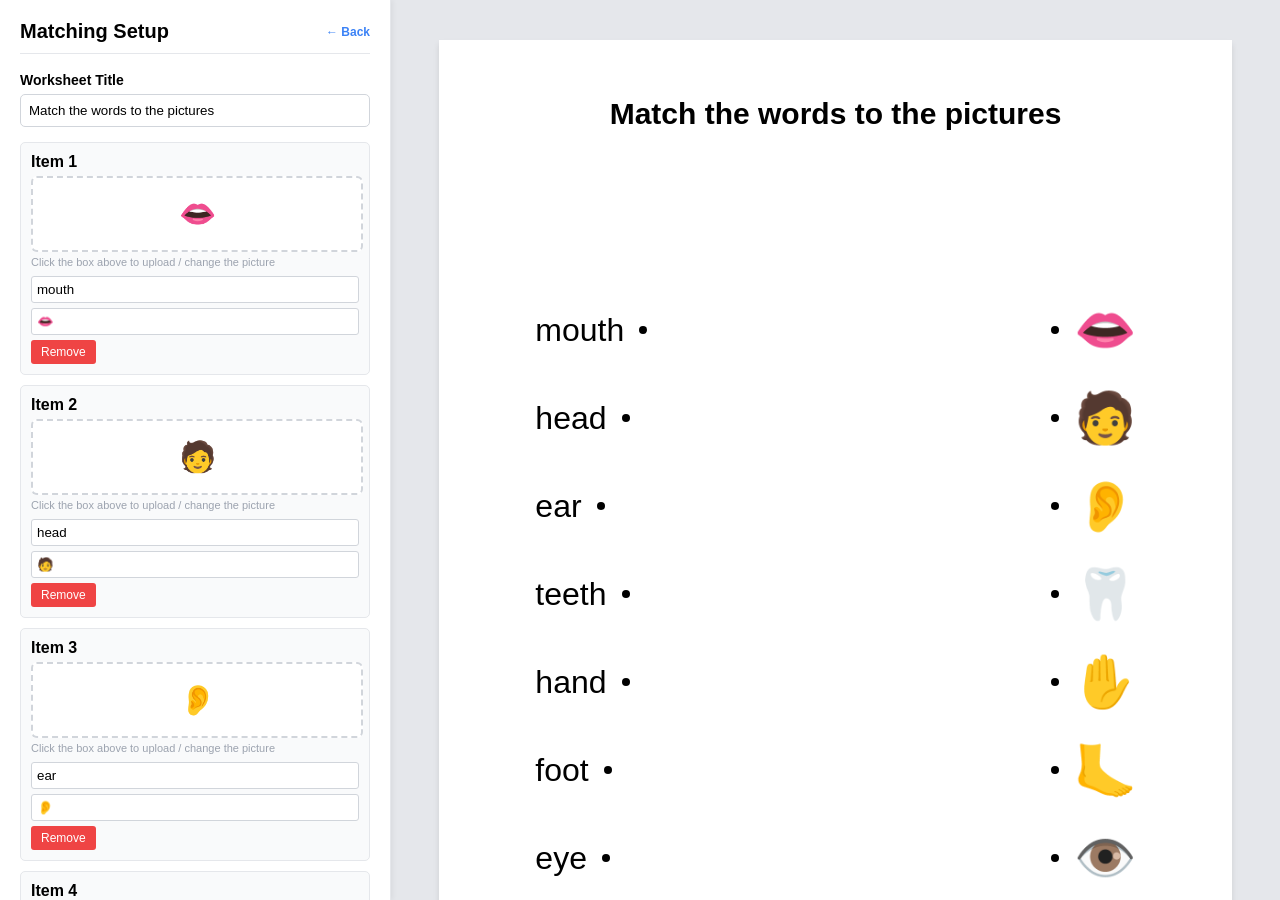
<file: matching_creator.html>
<!DOCTYPE html>
<html lang="en">
<head>
  <meta charset="UTF-8">
  <meta name="viewport" content="width=device-width, initial-scale=1.0">
  <title>Matching Worksheet Creator</title>
  <style>
    body {
      margin: 0;
      padding: 0;
      background-color: #f3f4f6;
      font-family: 'Segoe UI', Tahoma, Geneva, Verdana, sans-serif;
    }
    .creator-container {
      display: flex;
      height: 100vh;
      overflow: hidden;
    }
    .sidebar {
      width: 350px;
      background: white;
      border-right: 1px solid #e5e7eb;
      padding: 20px;
      overflow-y: auto;
      box-shadow: 2px 0 5px rgba(0,0,0,0.05);
      z-index: 10;
    }
    .preview-area {
      flex: 1;
      overflow-y: auto;
      padding: 40px;
      display: flex;
      justify-content: center;
      background-color: #e5e7eb;
    }
    .a4-sheet {
      width: 210mm;
      min-height: 297mm;
      background: white;
      box-shadow: 0 4px 6px rgba(0,0,0,0.1);
      padding: 15mm;
      box-sizing: border-box;
      position: relative;
      display: flex;
      flex-direction: column;
    }

    .sidebar h2 {
      margin-top: 0;
      font-size: 20px;
      padding-bottom: 10px;
      border-bottom: 1px solid #e5e7eb;
      display: flex;
      justify-content: space-between;
      align-items: center;
    }

    .item-editor {
      border: 1px solid #e5e7eb;
      padding: 10px;
      margin-bottom: 10px;
      border-radius: 5px;
      background: #f9fafb;
    }
    @keyframes flash {
      0% { background: #dbeafe; }
      100% { background: #f9fafb; }
    }
    .item-editor input {
      width: 100%;
      padding: 5px;
      margin-bottom: 5px;
      box-sizing: border-box;
      border: 1px solid #d1d5db;
      border-radius: 3px;
    }
    .item-editor button {
      background: #ef4444;
      color: white;
      border: none;
      padding: 5px 10px;
      border-radius: 3px;
      cursor: pointer;
      font-size: 12px;
    }
    .item-img-slot {
      width: 100%;
      height: 72px;
      border: 2px dashed #d1d5db;
      border-radius: 6px;
      display: flex;
      align-items: center;
      justify-content: center;
      cursor: pointer;
      margin-bottom: 6px;
      background: #fff;
      overflow: hidden;
      font-size: 30px;
      transition: border-color 0.15s ease;
    }
    .item-img-slot:hover {
      border-color: #3b82f6;
    }
    .item-img-slot img {
      max-width: 100%;
      max-height: 100%;
      object-fit: contain;
    }
    .slot-hint {
      font-size: 11px;
      color: #9ca3af;
      margin: -2px 0 8px;
    }

    .btn {
      background-color: #3b82f6;
      color: white;
      border: none;
      padding: 10px 15px;
      border-radius: 5px;
      cursor: pointer;
      font-weight: bold;
      width: 100%;
      margin-top: 10px;
    }
    .btn:hover { background-color: #2563eb; }
    .btn-secondary { background-color: #10b981; }
    .btn-secondary:hover { background-color: #059669; }

    /* Worksheet Styles */
    .ws-header { text-align: center; margin-bottom: 30px; }
    .ws-title { font-size: 30px; margin: 0; padding-bottom: 10px; }

    .match-container {
      display: flex;
      flex-direction: column;
      gap: 30px;
      flex-grow: 1;
      justify-content: center;
      padding: 0 40px;
    }
    .match-row {
      display: flex;
      justify-content: space-between;
      align-items: center;
    }
    .match-left, .match-right {
      display: flex;
      align-items: center;
      gap: 15px;
    }
    .match-left { font-size: 32px; font-weight: 500; }
    .match-right { font-size: 50px; }
    .match-right img {
      width: 55px;
      height: 55px;
      object-fit: contain;
    }
    .dot {
      width: 8px;
      height: 8px;
      background: black;
      border-radius: 50%;
      flex-shrink: 0;
    }

    /* Image Picker Modal */
    .modal-overlay {
      position: fixed;
      inset: 0;
      background: rgba(0, 0, 0, 0.5);
      display: none;
      align-items: center;
      justify-content: center;
      z-index: 1000;
    }
    .modal-overlay.active { display: flex; }
    .modal-content {
      background: #fff;
      border-radius: 12px;
      width: 440px;
      max-width: 92vw;
      max-height: 90vh;
      overflow: auto;
      padding: 20px;
      box-shadow: 0 20px 40px rgba(0,0,0,0.2);
    }
    .modal-header {
      display: flex;
      justify-content: space-between;
      align-items: center;
      margin-bottom: 15px;
    }
    .modal-header h3 {
      margin: 0;
      font-size: 17px;
    }
    .modal-close {
      border: none;
      background: none;
      font-size: 30px;
      line-height: 1;
      cursor: pointer;
      color: #6b7280;
    }
    .modal-close:hover { color: #111; }
    .image-selector-tabs {
      display: flex;
      gap: 10px;
      margin-bottom: 15px;
    }
    .image-tab {
      padding: 8px 14px;
      border-radius: 20px;
      cursor: pointer;
      background: #f3f4f6;
      font-size: 13px;
      font-weight: bold;
      color: #6b7280;
      border: none;
    }
    .image-tab.active { background: #3b82f6; color: #fff; }
    .upload-zone {
      border: 2px dashed #cbd5e1;
      border-radius: 10px;
      padding: 30px 20px;
      text-align: center;
      cursor: pointer;
      color: #64748b;
    }
    .upload-zone span {
      color: #3b82f6;
      text-decoration: underline;
      font-weight: bold;
    }
    .upload-zone p { margin: 6px 0 0; font-size: 13px; }
    .upload-zone p.small { font-size: 12px; color: #9ca3af; }
    .form-group label {
      display: block;
      font-size: 13px;
      font-weight: bold;
      margin-bottom: 5px;
    }
    .form-group input[type=text] {
      width: 100%;
      padding: 8px;
      border: 1px solid #d1d5db;
      border-radius: 5px;
      box-sizing: border-box;
      font-size: 22px;
      text-align: center;
    }
    .modal-preview {
      margin-top: 15px;
      text-align: center;
      min-height: 80px;
      border: 1px dashed #e5e7eb;
      border-radius: 8px;
      padding: 10px;
      display: flex;
      align-items: center;
      justify-content: center;
    }
    .modal-preview img {
      max-width: 160px;
      max-height: 160px;
      object-fit: contain;
    }
    .modal-preview .big-emoji { font-size: 64px; line-height: 1; }
    .modal-footer {
      display: flex;
      gap: 10px;
      margin-top: 20px;
      align-items: center;
    }
    .modal-footer .btn { margin-top: 0; }
    .modal-footer .btn-secondary { background-color: #6b7280; }
    .modal-footer .btn-secondary:hover { background-color: #4b5563; }
    .modal-hint {
      font-size: 12px;
      color: #9ca3af;
      margin-top: 12px;
      text-align: center;
    }

    @media print {
      body * { visibility: hidden; }
      .preview-area, .preview-area * { visibility: visible; }
      .preview-area {
        position: absolute;
        left: 0;
        top: 0;
        padding: 0;
        background: transparent;
      }
      .a4-sheet {
        box-shadow: none;
        padding: 10mm;
      }
      .sidebar { display: none; }
      .modal-overlay { display: none !important; }
    }
  </style>
</head>
<body>

  <div class="creator-container">
    <div class="sidebar">
      <h2>
        Matching Setup
        <a href="index.html" style="font-size:12px; color:#3b82f6; text-decoration:none;">&larr; Back</a>
      </h2>

      <div style="margin-bottom: 15px;">
        <label style="font-size: 14px; font-weight: bold;">Worksheet Title</label>
        <input type="text" id="edit-title" value="Match the words to the pictures" style="width: 100%; padding: 8px; border: 1px solid #d1d5db; border-radius: 5px; box-sizing: border-box; margin-top: 5px;">
      </div>

      <div id="items-container"></div>

      <button class="btn btn-secondary" id="btn-add-item">+ Add New Item</button>
      <button class="btn" id="btn-print" style="margin-top: 30px;">Print / Save PDF</button>
    </div>

    <div class="preview-area">
      <div class="a4-sheet" id="print-area">
        <div class="ws-header">
          <h1 class="ws-title" id="out-title">Match the words to the pictures</h1>
        </div>
        <div class="match-container" id="out-items">
          <!-- Dynamically generated -->
        </div>
      </div>
    </div>
  </div>

  <!-- Image Picker Modal -->
  <div class="modal-overlay" id="image-modal">
    <div class="modal-content">
      <div class="modal-header">
        <h3 id="modal-title">Select Image for Item 1</h3>
        <button class="modal-close" id="btn-close-modal" title="Close and go to next item">&times;</button>
      </div>
      <div class="image-selector-tabs">
        <button class="image-tab active" data-tab="upload">Upload Image</button>
        <button class="image-tab" data-tab="emoji">Use Emoji</button>
      </div>
      <div class="tab-pane" id="tab-upload">
        <div class="upload-zone" id="upload-dropzone">
          <svg width="36" height="36" fill="none" stroke="currentColor" stroke-width="2" viewBox="0 0 24 24" xmlns="http://www.w3.org/2000/svg">
            <path stroke-linecap="round" stroke-linejoin="round" d="M4 16v1a3 3 0 003 3h10a3 3 0 003-3v-1m-4-8l-4-4m0 0L8 8m4-4v12"></path>
          </svg>
          <p>Drag and drop your image file here or <span>browse files</span></p>
          <p class="small">Supports JPG, PNG, WEBP, or SVG (Max 1MB)</p>
          <input type="file" id="file-uploader" style="display: none;" accept="image/*">
        </div>
      </div>
      <div class="tab-pane" id="tab-emoji" style="display: none;">
        <div class="form-group">
          <label>Emoji</label>
          <input type="text" id="modal-emoji" placeholder="e.g. 👄">
        </div>
      </div>
      <div class="modal-preview" id="modal-preview"></div>
      <div class="modal-footer">
        <button class="btn btn-secondary" id="btn-clear-slot">Clear Image</button>
        <button class="btn" id="btn-done-modal">Done</button>
      </div>
      <div class="modal-hint">Tip: Press the &times; button to close this and move to the next item automatically.</div>
    </div>
  </div>

  <script>
    const itemsData = [
      { text: 'mouth', emoji: '👄', image: '' },
      { text: 'head', emoji: '🧑', image: '' },
      { text: 'ear', emoji: '👂', image: '' },
      { text: 'teeth', emoji: '🦷', image: '' },
      { text: 'hand', emoji: '✋', image: '' },
      { text: 'foot', emoji: '🦶', image: '' },
      { text: 'eye', emoji: '👁️', image: '' },
      { text: 'nose', emoji: '👃', image: '' }
    ];

    let activeItemIdx = 0;

    const editTitle = document.getElementById('edit-title');
    const itemsContainer = document.getElementById('items-container');
    const outItems = document.getElementById('out-items');
    const outTitle = document.getElementById('out-title');
    const modal = document.getElementById('image-modal');
    const modalTitle = document.getElementById('modal-title');
    const modalEmoji = document.getElementById('modal-emoji');
    const modalPreview = document.getElementById('modal-preview');
    const dropzone = document.getElementById('upload-dropzone');
    const fileInput = document.getElementById('file-uploader');

    function esc(s) {
      return String(s).replace(/[&<>"']/g, c => ({ '&': '&amp;', '<': '&lt;', '>': '&gt;', '"': '&quot;', "'": '&#39;' }[c]));
    }

    editTitle.addEventListener('input', () => {
      outTitle.textContent = editTitle.value;
    });

    // ----- Sidebar -----
    function renderSidebar() {
      itemsContainer.innerHTML = '';
      itemsData.forEach((item, index) => {
        const div = document.createElement('div');
        div.className = 'item-editor';
        div.innerHTML = `
          <div style="font-weight:bold; margin-bottom:5px;">Item ${index + 1}</div>
          <div class="item-img-slot" data-idx="${index}"></div>
          <div class="slot-hint">Click the box above to upload / change the picture</div>
          <input type="text" placeholder="Word" data-idx="${index}" data-key="text" value="${esc(item.text)}">
          <input type="text" placeholder="Emoji" data-idx="${index}" data-key="emoji" value="${esc(item.emoji)}">
          <button class="remove-btn" data-idx="${index}">Remove</button>
        `;
        const slot = div.querySelector('.item-img-slot');
        if (item.image) {
          slot.innerHTML = `<img src="${item.image}" alt="item picture">`;
        } else {
          slot.textContent = item.emoji || '🖼️';
        }
        slot.title = 'Click to select / upload image';
        itemsContainer.appendChild(div);
      });
      renderWorksheet();
    }

    // ----- Worksheet preview -----
    function renderWorksheet() {
      outItems.innerHTML = '';
      itemsData.forEach(item => {
        const row = document.createElement('div');
        row.className = 'match-row';
        const rightContent = item.image
          ? `<img src="${item.image}" alt="">`
          : esc(item.emoji || '?');
        row.innerHTML = `
          <div class="match-left">
            <span>${esc(item.text)}</span>
            <div class="dot"></div>
          </div>
          <div class="match-right">
            <div class="dot"></div>
            <span>${rightContent}</span>
          </div>
        `;
        outItems.appendChild(row);
      });
    }

    function updateItem(index, key, value) {
      itemsData[index][key] = value;
      renderWorksheet();
    }

    function addItem() {
      itemsData.push({ text: 'new word', emoji: '✨', image: '' });
      renderSidebar();
      const editors = itemsContainer.querySelectorAll('.item-editor');
      const last = editors[editors.length - 1];
      if (last) {
        last.style.animation = 'flash 1s ease';
        last.scrollIntoView({ behavior: 'smooth', block: 'center' });
        const word = last.querySelector('input[data-key="text"]');
        if (word) word.focus();
      }
    }

    function removeItem(index) {
      itemsData.splice(index, 1);
      renderSidebar();
    }

    // ----- Image picker modal -----
    function openModal(index) {
      activeItemIdx = index;
      const item = itemsData[index];
      modalTitle.textContent = `Select Image for Item ${index + 1}`;
      modalEmoji.value = item.emoji;
      switchTab(item.image ? 'upload' : 'emoji');
      updateModalPreview();
      modal.classList.add('active');
    }

    function closeModal() {
      modal.classList.remove('active');
    }

    // Close modal and automatically open the next item (next page)
    function closeModalAndNext() {
      modal.classList.remove('active');
      if (activeItemIdx < itemsData.length - 1) {
        openModal(activeItemIdx + 1);
      }
    }

    function switchTab(tab) {
      document.querySelectorAll('.image-tab').forEach(t => {
        t.classList.toggle('active', t.dataset.tab === tab);
      });
      document.getElementById('tab-upload').style.display = tab === 'upload' ? 'block' : 'none';
      document.getElementById('tab-emoji').style.display = tab === 'emoji' ? 'block' : 'none';
    }

    function updateModalPreview() {
      const item = itemsData[activeItemIdx];
      if (item.image) {
        modalPreview.innerHTML = `<img src="${item.image}" alt="preview">`;
      } else {
        modalPreview.innerHTML = `<span class="big-emoji">${esc(item.emoji || '?')}</span>`;
      }
    }

    function handleFile(file) {
      if (!file || !file.type.startsWith('image/')) {
        alert('Please choose an image file.');
        return;
      }
      if (file.size > 1024 * 1024) {
        alert('Image is too large. Maximum size is 1MB.');
        return;
      }
      const reader = new FileReader();
      reader.onload = ev => {
        const item = itemsData[activeItemIdx];
        item.image = ev.target.result;
        renderSidebar();
        renderWorksheet();
        updateModalPreview();
      };
      reader.readAsDataURL(file);
    }

    // Modal event wiring
    document.getElementById('btn-close-modal').addEventListener('click', closeModalAndNext);
    document.getElementById('btn-done-modal').addEventListener('click', closeModal);
    document.getElementById('btn-clear-slot').addEventListener('click', () => {
      const item = itemsData[activeItemIdx];
      item.image = '';
      renderSidebar();
      renderWorksheet();
      updateModalPreview();
    });

    dropzone.addEventListener('click', () => fileInput.click());
    dropzone.addEventListener('dragover', e => {
      e.preventDefault();
      dropzone.style.borderColor = '#3b82f6';
    });
    dropzone.addEventListener('dragleave', () => {
      dropzone.style.borderColor = '';
    });
    dropzone.addEventListener('drop', e => {
      e.preventDefault();
      dropzone.style.borderColor = '';
      handleFile(e.dataTransfer.files[0]);
    });
    fileInput.addEventListener('change', e => {
      handleFile(e.target.files[0]);
      e.target.value = '';
    });

    document.querySelectorAll('.image-tab').forEach(tab => {
      tab.addEventListener('click', () => switchTab(tab.dataset.tab));
    });

    modalEmoji.addEventListener('input', () => {
      const item = itemsData[activeItemIdx];
      item.emoji = modalEmoji.value;
      item.image = '';
      renderSidebar();
      renderWorksheet();
      updateModalPreview();
    });

    // Close modal when clicking outside content
    modal.addEventListener('click', e => {
      if (e.target === modal) closeModal();
    });

    // ----- Event delegation for the sidebar (works for dynamically added items) -----
    itemsContainer.addEventListener('input', e => {
      const input = e.target.closest('input[data-idx]');
      if (!input) return;
      const idx = parseInt(input.dataset.idx, 10);
      const key = input.dataset.key;
      if (key === 'text') itemsData[idx].text = input.value;
      if (key === 'emoji') itemsData[idx].emoji = input.value;
      renderWorksheet();
    });

    itemsContainer.addEventListener('click', e => {
      const btn = e.target.closest('.remove-btn');
      if (btn) {
        removeItem(parseInt(btn.dataset.idx, 10));
        return;
      }
      const slot = e.target.closest('.item-img-slot');
      if (slot) {
        openModal(parseInt(slot.dataset.idx, 10));
      }
    });

    document.getElementById('btn-add-item').addEventListener('click', addItem);
    document.getElementById('btn-print').addEventListener('click', () => window.print());

    // Initial render
    renderSidebar();
  </script>
</body>
</html>
</file>
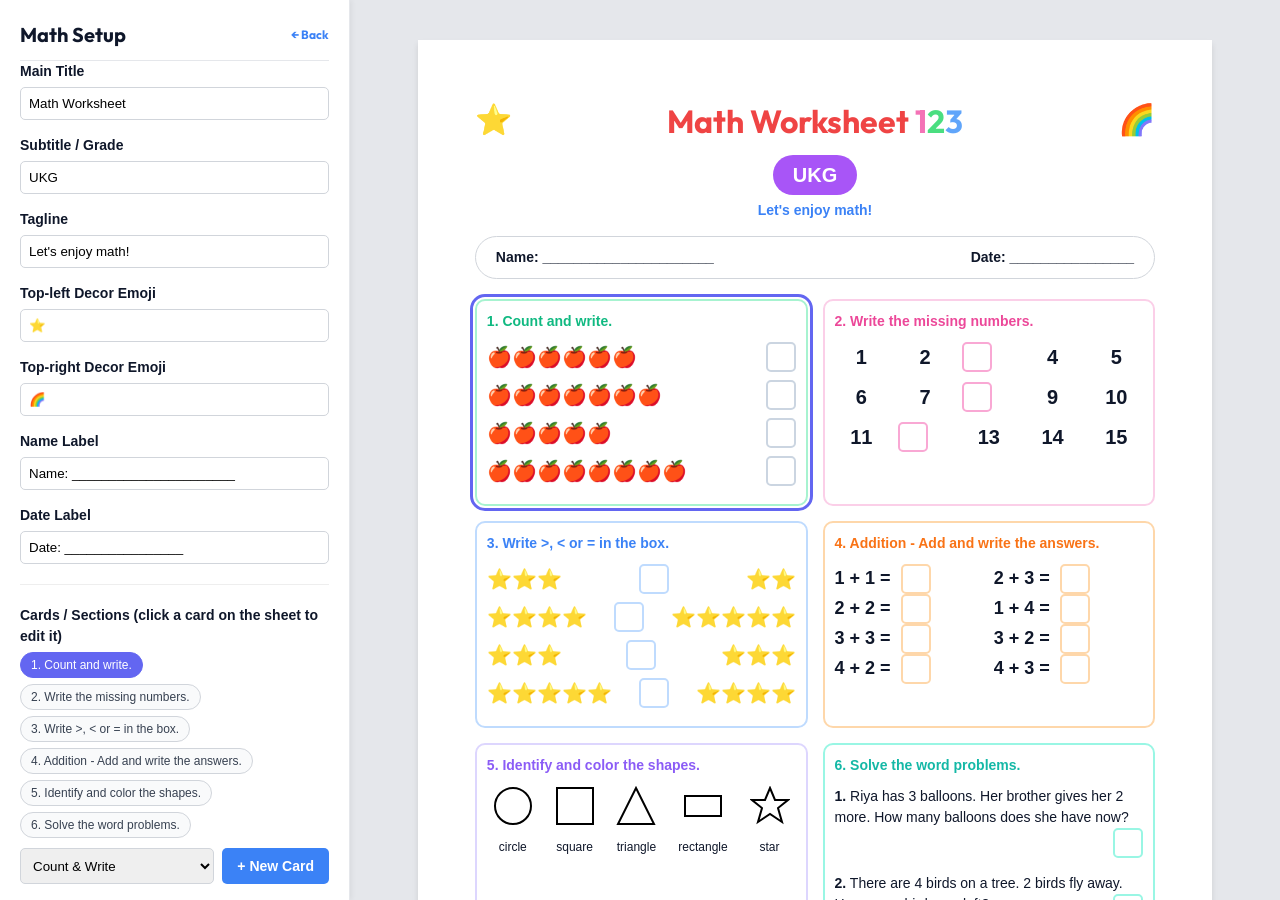
<file: math_creator.html>
<!DOCTYPE html>
<html lang="en">
<head>
  <meta charset="UTF-8">
  <meta name="viewport" content="width=device-width, initial-scale=1.0">
  <title>Math Worksheet Creator</title>
  <link rel="stylesheet" href="style.css">
  <style>
    /* Specific styles for the Math Creator to override or extend global style.css */
    body {
      margin: 0;
      padding: 0;
      background-color: #f3f4f6;
      font-family: 'Segoe UI', Tahoma, Geneva, Verdana, sans-serif;
    }
    .creator-container {
      display: flex;
      height: 100vh;
      overflow: hidden;
    }
    .sidebar {
      width: 350px;
      background: white;
      border-right: 1px solid #e5e7eb;
      padding: 20px;
      overflow-y: auto;
      box-shadow: 2px 0 5px rgba(0,0,0,0.05);
      z-index: 10;
    }
    .preview-area {
      flex: 1;
      overflow-y: auto;
      padding: 40px;
      display: flex;
      justify-content: center;
      background-color: #e5e7eb;
    }
    .a4-sheet {
      width: 210mm;
      min-height: 297mm;
      background: white;
      box-shadow: 0 4px 6px rgba(0,0,0,0.1);
      padding: 15mm;
      box-sizing: border-box;
      position: relative;
    }
    .ws-header {
      text-align: center;
      margin-bottom: 20px;
    }
    .ws-title {
      font-size: 32px;
      font-weight: bold;
      color: #ef4444; /* red */
      margin: 0;
    }
    .ws-subtitle {
      background-color: #a855f7; /* purple */
      color: white;
      display: inline-block;
      padding: 5px 20px;
      border-radius: 20px;
      font-size: 20px;
      font-weight: bold;
      margin-top: 10px;
    }
    .ws-info {
      display: flex;
      justify-content: space-between;
      margin-top: 15px;
      border: 1px solid #d1d5db;
      padding: 10px 20px;
      border-radius: 25px;
    }
    .ws-info span {
      font-weight: bold;
      font-size: 14px;
    }
    .ws-grid {
      display: grid;
      grid-template-columns: 1fr 1fr;
      gap: 15px;
    }
    .ws-box {
      border: 2px solid #e5e7eb;
      border-radius: 10px;
      padding: 10px;
      min-height: 150px;
      cursor: pointer;
      transition: box-shadow 0.15s ease;
    }
    .ws-box:hover {
      box-shadow: 0 0 0 3px rgba(99, 102, 241, 0.25);
    }
    .ws-box.selected {
      outline: 3px solid #6366f1;
      outline-offset: 2px;
    }
    .box-title {
      font-weight: bold;
      color: #10b981; /* green */
      margin-bottom: 10px;
      font-size: 14px;
    }
    .box-title.pink { color: #ec4899; }
    .box-title.blue { color: #3b82f6; }
    .box-title.orange { color: #f97316; }
    .box-title.purple { color: #8b5cf6; }
    .box-title.teal { color: #14b8a6; }

    /* Count items */
    .count-row {
      display: flex;
      align-items: center;
      justify-content: space-between;
      margin-bottom: 8px;
    }
    .count-emojis {
      display: flex;
      gap: 5px;
      font-size: 20px;
      flex-wrap: wrap;
    }
    .empty-box {
      width: 30px;
      height: 30px;
      border: 2px solid #cbd5e1;
      border-radius: 5px;
      flex-shrink: 0;
    }

    /* Missing numbers */
    .missing-grid {
      display: grid;
      grid-template-columns: repeat(5, 1fr);
      gap: 10px;
      text-align: center;
      font-size: 20px;
      font-weight: bold;
      align-items: center;
    }
    .missing-box {
      width: 30px;
      height: 30px;
      border: 2px solid #f9a8d4;
      border-radius: 5px;
      display: inline-block;
      vertical-align: middle;
    }

    /* Addition */
    .addition-grid {
      display: grid;
      grid-template-columns: 1fr 1fr;
      gap: 10px;
      font-size: 18px;
      font-weight: bold;
    }
    .add-row {
      display: flex;
      align-items: center;
      gap: 10px;
    }

    /* Shapes */
    .shapes-grid {
      display: flex;
      justify-content: space-around;
      flex-wrap: wrap;
      gap: 10px;
      text-align: center;
    }
    .shape-item svg {
      width: 40px;
      height: 40px;
      stroke: black;
      stroke-width: 2;
      fill: none;
    }
    .shape-name {
      font-size: 12px;
      margin-top: 5px;
    }

    /* Word problems */
    .problem-item {
      font-size: 14px;
      margin-bottom: 15px;
    }

    .sidebar h2 {
      margin-top: 0;
      font-size: 20px;
      padding-bottom: 10px;
      border-bottom: 1px solid #e5e7eb;
      display: flex;
      justify-content: space-between;
      align-items: center;
    }
    .form-group {
      margin-bottom: 15px;
    }
    .form-group label {
      display: block;
      font-size: 14px;
      font-weight: bold;
      margin-bottom: 5px;
    }
    .form-group input, .form-group select, .form-group textarea {
      width: 100%;
      padding: 8px;
      border: 1px solid #d1d5db;
      border-radius: 5px;
      box-sizing: border-box;
      font-family: inherit;
    }
    .form-group textarea {
      resize: vertical;
    }
    .btn {
      background-color: #3b82f6;
      color: white;
      border: none;
      padding: 10px 15px;
      border-radius: 5px;
      cursor: pointer;
      font-weight: bold;
      width: 100%;
      margin-top: 10px;
    }
    .btn:hover {
      background-color: #2563eb;
    }
    .btn-secondary {
      background-color: #6b7280;
    }
    .btn-secondary:hover {
      background-color: #4b5563;
    }
    .btn-danger {
      background-color: #ef4444;
    }
    .btn-danger:hover {
      background-color: #dc2626;
    }
    .btn-small {
      width: auto;
      padding: 5px 10px;
      font-size: 12px;
      margin-top: 6px;
    }
    .btn-group {
      display: flex;
      gap: 8px;
      align-items: stretch;
    }
    .btn-group select {
      flex: 1;
      padding: 8px;
      border: 1px solid #d1d5db;
      border-radius: 5px;
    }
    .btn-group .btn {
      width: auto;
      margin-top: 0;
      white-space: nowrap;
    }

    /* Card list + config */
    .section-list {
      display: flex;
      flex-wrap: wrap;
      gap: 6px;
      margin-bottom: 10px;
    }
    .sec-chip {
      border: 1px solid #d1d5db;
      background: #f9fafb;
      padding: 5px 10px;
      border-radius: 20px;
      font-size: 12px;
      cursor: pointer;
      color: #374151;
    }
    .sec-chip.on {
      background: #6366f1;
      color: #fff;
      border-color: #6366f1;
    }
    .cfg-list {
      margin-bottom: 8px;
    }
    .cfg-row-line {
      display: flex;
      align-items: center;
      gap: 6px;
      margin-bottom: 6px;
    }
    .cfg-row-line input[type=number] {
      width: 70px;
      flex-shrink: 0;
    }
    .cfg-sep {
      color: #9ca3af;
      font-size: 12px;
      flex-shrink: 0;
    }
    .cfg-del {
      border: 1px solid #fecaca;
      background: #fef2f2;
      color: #dc2626;
      width: 26px;
      height: 26px;
      border-radius: 5px;
      cursor: pointer;
      flex-shrink: 0;
    }
    .cfg-del:hover {
      background: #fee2e2;
    }
    .shape-chips {
      display: flex;
      flex-wrap: wrap;
      gap: 6px;
    }
    .shape-chip {
      border: 1px solid #d1d5db;
      background: #fff;
      padding: 6px 10px;
      border-radius: 20px;
      cursor: pointer;
      font-size: 12px;
      text-transform: capitalize;
    }
    .shape-chip.on {
      background: #8b5cf6;
      color: #fff;
      border-color: #8b5cf6;
    }
    .hint {
      font-size: 12px;
      color: #9ca3af;
      margin-top: 4px;
    }

    @media print {
      body * {
        visibility: hidden;
      }
      .preview-area, .preview-area * {
        visibility: visible;
      }
      .preview-area {
        position: absolute;
        left: 0;
        top: 0;
        padding: 0;
        background: transparent;
      }
      .a4-sheet {
        box-shadow: none;
        padding: 10mm;
      }
      .sidebar {
        display: none;
      }
    }
  </style>
</head>
<body>

  <div class="creator-container">
    <div class="sidebar">
      <h2>
        Math Setup
        <a href="index.html" style="font-size:12px; color:#3b82f6; text-decoration:none;">&larr; Back</a>
      </h2>

      <div class="form-group">
        <label>Main Title</label>
        <input type="text" id="edit-title" value="Math Worksheet">
      </div>
      <div class="form-group">
        <label>Subtitle / Grade</label>
        <input type="text" id="edit-subtitle" value="UKG">
      </div>
      <div class="form-group">
        <label>Tagline</label>
        <input type="text" id="edit-tagline" value="Let's enjoy math!">
      </div>
      <div class="form-group">
        <label>Top-left Decor Emoji</label>
        <input type="text" id="edit-deco-l" value="⭐">
      </div>
      <div class="form-group">
        <label>Top-right Decor Emoji</label>
        <input type="text" id="edit-deco-r" value="🌈">
      </div>
      <div class="form-group">
        <label>Name Label</label>
        <input type="text" id="edit-name-label" value="Name: ______________________">
      </div>
      <div class="form-group">
        <label>Date Label</label>
        <input type="text" id="edit-date-label" value="Date: ________________">
      </div>

      <hr style="border: 0; border-top: 1px solid #eee; margin: 20px 0;">

      <div class="form-group">
        <label>Cards / Sections (click a card on the sheet to edit it)</label>
        <div class="section-list" id="section-list"></div>
        <div class="btn-group">
          <select id="add-card-type">
            <option value="count">Count &amp; Write</option>
            <option value="missing">Missing Numbers</option>
            <option value="compare">Compare</option>
            <option value="addition">Addition</option>
            <option value="shapes">Shapes</option>
            <option value="word">Word Problems</option>
          </select>
          <button class="btn" id="btn-add-card">+ New Card</button>
        </div>
      </div>

      <hr style="border: 0; border-top: 1px solid #eee; margin: 20px 0;">

      <div id="section-config"></div>

      <hr style="border: 0; border-top: 1px solid #eee; margin: 20px 0;">

      <button class="btn" onclick="window.print()">Print / Save PDF</button>
      <button class="btn btn-secondary" onclick="resetDefaults()">Reset to Defaults</button>
    </div>

    <div class="preview-area">
      <div class="a4-sheet" id="print-area">
        <div class="ws-header">
          <div style="position: absolute; top: 15mm; left: 15mm; font-size: 30px;" id="out-deco-l">⭐</div>
          <div style="position: absolute; top: 15mm; right: 15mm; font-size: 30px;" id="out-deco-r">🌈</div>
          <h1 class="ws-title" id="out-title">Math Worksheet <span style="color:#f472b6">1</span><span style="color:#4ade80">2</span><span style="color:#60a5fa">3</span></h1>
          <div class="ws-subtitle" id="out-subtitle">UKG</div>
          <div id="out-tagline" style="margin-top: 5px; color: #3b82f6; font-weight: bold; font-size: 14px;">Let's enjoy math!</div>

          <div class="ws-info">
            <span id="out-name-label">Name: ______________________</span>
            <span id="out-date-label">Date: ________________</span>
          </div>
        </div>

        <div class="ws-grid" id="print-grid">
          <!-- Cards rendered dynamically by JS -->
        </div>
      </div>
    </div>
  </div>

  <script>
    const TYPES = [
      { value: 'count', label: 'Count & Write' },
      { value: 'missing', label: 'Missing Numbers' },
      { value: 'compare', label: 'Compare' },
      { value: 'addition', label: 'Addition' },
      { value: 'shapes', label: 'Shapes' },
      { value: 'word', label: 'Word Problems' }
    ];

    const DEFAULT_TITLES = {
      count: 'Count and write.',
      missing: 'Write the missing numbers.',
      compare: 'Write >, < or = in the box.',
      addition: 'Addition - Add and write the answers.',
      shapes: 'Identify and color the shapes.',
      word: 'Solve the word problems.'
    };

    const COLORS = {
      count:    { border: '#a7f3d0', text: 'green' },
      missing:  { border: '#fbcfe8', text: 'pink' },
      compare:  { border: '#bfdbfe', text: 'blue' },
      addition: { border: '#fed7aa', text: 'orange' },
      shapes:   { border: '#ddd6fe', text: 'purple' },
      word:     { border: '#99f6e4', text: 'teal' }
    };

    const SHAPE_SVGS = {
      circle:    '<svg><circle cx="20" cy="20" r="18"/></svg>',
      square:    '<svg><rect x="2" y="2" width="36" height="36"/></svg>',
      triangle:  '<svg><polygon points="20,2 38,38 2,38"/></svg>',
      rectangle: '<svg><rect x="2" y="10" width="36" height="20"/></svg>',
      star:      '<svg><polygon points="20,2 25,14 38,14 28,22 32,36 20,28 8,36 12,22 2,14 15,14"/></svg>'
    };

    function defaultSections() {
      return [
        { id: 's1', type: 'count', title: 'Count and write.', emoji: '🍎', rows: [6, 7, 5, 8] },
        { id: 's2', type: 'missing', title: 'Write the missing numbers.', values: [1, 2, null, 4, 5, 6, 7, null, 9, 10, 11, null, 13, 14, 15] },
        { id: 's3', type: 'compare', title: 'Write >, < or = in the box.', emoji: '⭐', rows: [{ l: 3, r: 2 }, { l: 4, r: 5 }, { l: 3, r: 3 }, { l: 5, r: 4 }] },
        { id: 's4', type: 'addition', title: 'Addition - Add and write the answers.', problems: [['1', '1'], ['2', '2'], ['3', '3'], ['4', '2'], ['2', '3'], ['1', '4'], ['3', '2'], ['4', '3']] },
        { id: 's5', type: 'shapes', title: 'Identify and color the shapes.', shapes: ['circle', 'square', 'triangle', 'rectangle', 'star'] },
        { id: 's6', type: 'word', title: 'Solve the word problems.', problems: [
          'Riya has 3 balloons. Her brother gives her 2 more. How many balloons does she have now?',
          'There are 4 birds on a tree. 2 birds fly away. How many birds are left?'
        ] }
      ];
    }

    function normalizeSection(s) {
      if (!s.title) s.title = DEFAULT_TITLES[s.type] || '';
      switch (s.type) {
        case 'count':
          if (!s.emoji) s.emoji = '🍎';
          if (!Array.isArray(s.rows) || !s.rows.length) s.rows = [6, 7, 5, 8];
          break;
        case 'missing':
          if (!Array.isArray(s.values) || !s.values.length) s.values = [1, 2, null, 4, 5, 6, 7, null, 9, 10, 11, null, 13, 14, 15];
          break;
        case 'compare':
          if (!s.emoji) s.emoji = '⭐';
          if (!Array.isArray(s.rows) || !s.rows.length) s.rows = [{ l: 3, r: 2 }, { l: 4, r: 5 }, { l: 3, r: 3 }, { l: 5, r: 4 }];
          break;
        case 'addition':
          if (!Array.isArray(s.problems) || !s.problems.length) s.problems = [['1', '1'], ['2', '2'], ['3', '3'], ['4', '2'], ['2', '3'], ['1', '4'], ['3', '2'], ['4', '3']];
          break;
        case 'shapes':
          if (!Array.isArray(s.shapes) || !s.shapes.length) s.shapes = ['circle', 'square', 'triangle', 'rectangle', 'star'];
          break;
        case 'word':
          if (!Array.isArray(s.problems) || !s.problems.length) s.problems = [
            'Riya has 3 balloons. Her brother gives her 2 more. How many balloons does she have now?',
            'There are 4 birds on a tree. 2 birds fly away. How many birds are left?'
          ];
          break;
      }
      return s;
    }

    let sections = defaultSections().map(normalizeSection);
    let selectedId = sections[0].id;

    function esc(str) {
      return String(str).replace(/[&<>"']/g, c => ({ '&': '&amp;', '<': '&lt;', '>': '&gt;', '"': '&quot;', "'": '&#39;' }[c]));
    }
    function q(id) { return document.getElementById(id); }
    function val(id) { return q(id).value; }
    function clamp(n, min, max) { return Math.max(min, Math.min(max, n)); }

    // ----- Header -----
    function updateHeader() {
      q('out-title').innerHTML = esc(val('edit-title')) + ' <span style="color:#f472b6">1</span><span style="color:#4ade80">2</span><span style="color:#60a5fa">3</span>';
      q('out-subtitle').textContent = val('edit-subtitle');
      q('out-tagline').textContent = val('edit-tagline');
      q('out-deco-l').textContent = val('edit-deco-l');
      q('out-deco-r').textContent = val('edit-deco-r');
      q('out-name-label').textContent = val('edit-name-label');
      q('out-date-label').textContent = val('edit-date-label');
    }

    // ----- Card body rendering -----
    function renderCardBody(s) {
      switch (s.type) {
        case 'count': {
          const e = s.emoji || '';
          return s.rows.map(n => `<div class="count-row"><div class="count-emojis">${e.repeat(n)}</div><div class="empty-box"></div></div>`).join('');
        }
        case 'missing': {
          return `<div class="missing-grid">${s.values.map(v => (v == null || v === '') ? '<span class="missing-box"></span>' : `<div>${esc(v)}</div>`).join('')}</div>`;
        }
        case 'compare': {
          const e = s.emoji || '';
          return s.rows.map(r => `<div class="count-row"><div class="count-emojis comp-left">${e.repeat(r.l)}</div><div class="empty-box" style="border-color:#bfdbfe"></div><div class="count-emojis comp-right">${e.repeat(r.r)}</div></div>`).join('');
        }
        case 'addition': {
          const probs = s.problems;
          const half = Math.ceil(probs.length / 2);
          const col = arr => `<div>${arr.map(p => `<div class="add-row">${esc(p[0])} + ${esc(p[1])} = <div class="empty-box" style="border-color:#fed7aa"></div></div>`).join('')}</div>`;
          return `<div class="addition-grid">${col(probs.slice(0, half))}${col(probs.slice(half))}</div>`;
        }
        case 'shapes': {
          const items = s.shapes.map(n => `<div class="shape-item">${SHAPE_SVGS[n] || ''}<div class="shape-name">${esc(n)}</div></div>`).join('');
          return `<div class="shapes-grid">${items || '<p style="color:#999;font-size:12px;">No shapes selected</p>'}</div>`;
        }
        case 'word': {
          return s.problems.map((p, i) => `<div class="problem-item"><strong>${i + 1}.</strong> <span>${esc(p)}</span><div class="empty-box" style="float:right;border-color:#99f6e4"></div><div style="clear:both"></div></div>`).join('');
        }
      }
      return '';
    }

    // ----- Preview -----
    function renderPreview() {
      const grid = q('print-grid');
      grid.innerHTML = '';
      sections.forEach((s, i) => {
        const color = COLORS[s.type];
        const box = document.createElement('div');
        box.className = 'ws-box';
        if (s.id === selectedId) box.classList.add('selected');
        box.style.borderColor = color.border;
        box.dataset.id = s.id;
        box.title = 'Click to edit this card';
        box.innerHTML = `<div class="box-title ${color.text}">${i + 1}. ${esc(s.title)}</div>`;
        const body = document.createElement('div');
        body.innerHTML = renderCardBody(s);
        box.appendChild(body);
        box.addEventListener('click', () => selectCard(s.id));
        grid.appendChild(box);
      });
    }

    function renderSectionList() {
      const list = q('section-list');
      list.innerHTML = '';
      sections.forEach((s, i) => {
        const b = document.createElement('button');
        b.type = 'button';
        b.className = 'sec-chip' + (s.id === selectedId ? ' on' : '');
        b.textContent = `${i + 1}. ${s.title}`;
        b.title = 'Edit this card';
        b.addEventListener('click', () => selectCard(s.id));
        list.appendChild(b);
      });
    }

    function selectCard(id) {
      selectedId = id;
      renderConfig();
      updateView();
    }

    function updateView() {
      updateHeader();
      renderPreview();
      renderSectionList();
    }

    // ----- Config panel -----
    function typeConfigHtml(s) {
      switch (s.type) {
        case 'count':
          return `
            <div class="form-group"><label>Emoji</label><input type="text" id="cfg-emoji"></div>
            <div class="form-group"><label>Rows (count per row)</label>
              <div class="cfg-list" id="cfg-count-rows">
                ${s.rows.map((n, i) => `<div class="cfg-row-line"><input type="number" min="1" max="20" class="cfg-count-n" data-i="${i}" value="${n}"><button type="button" class="cfg-del" data-i="${i}" title="Remove row">✕</button></div>`).join('')}
              </div>
              <button type="button" class="btn btn-secondary btn-small" id="cfg-count-add">+ Add Row</button>
            </div>`;
        case 'missing':
          return `
            <div class="form-group"><label>Numbers (comma-separated, leave blank for an empty box)</label>
              <textarea id="cfg-missing" rows="4"></textarea>
            </div>`;
        case 'compare':
          return `
            <div class="form-group"><label>Emoji</label><input type="text" id="cfg-emoji"></div>
            <div class="form-group"><label>Compare rows (left vs right)</label>
              <div class="cfg-list" id="cfg-compare-rows">
                ${s.rows.map((r, i) => `<div class="cfg-row-line"><input type="number" min="0" max="20" class="cfg-compare-l" data-i="${i}" value="${r.l}"><span class="cfg-sep">vs</span><input type="number" min="0" max="20" class="cfg-compare-r" data-i="${i}" value="${r.r}"><button type="button" class="cfg-del" data-i="${i}" title="Remove row">✕</button></div>`).join('')}
              </div>
              <button type="button" class="btn btn-secondary btn-small" id="cfg-compare-add">+ Add Row</button>
            </div>`;
        case 'addition':
          return `
            <div class="form-group"><label>Problems (one per line, e.g. "1 + 1")</label>
              <textarea id="cfg-addition" rows="8"></textarea>
            </div>`;
        case 'shapes':
          return `
            <div class="form-group"><label>Shapes (click to toggle on/off)</label>
              <div class="shape-chips" id="cfg-shapes">
                ${Object.keys(SHAPE_SVGS).map(n => `<button type="button" class="shape-chip${s.shapes.includes(n) ? ' on' : ''}" data-shape="${n}">${n}</button>`).join('')}
              </div>
            </div>`;
        case 'word':
          return `
            <div class="form-group"><label>Problems (one per line)</label>
              <textarea id="cfg-word" rows="6"></textarea>
            </div>`;
      }
      return '';
    }

    function renderConfig() {
      const section = sections.find(s => s.id === selectedId);
      const cfg = q('section-config');
      if (!section) {
        cfg.innerHTML = '<p style="color:#999;font-size:13px;">No card selected.</p>';
        return;
      }

      cfg.innerHTML = `
        <h3 style="margin:0 0 10px; font-size:15px;">Edit Card</h3>
        <div class="form-group">
          <label>Card Type</label>
          <select id="cfg-type">${TYPES.map(t => `<option value="${t.value}"${t.value === section.type ? ' selected' : ''}>${t.label}</option>`).join('')}</select>
        </div>
        <div class="form-group">
          <label>Card Title (number is added automatically)</label>
          <input type="text" id="cfg-title">
        </div>
        ${typeConfigHtml(section)}
        <button type="button" class="btn btn-danger" id="btn-del-card">Delete This Card</button>
      `;

      q('cfg-type').value = section.type;
      q('cfg-title').value = section.title;
      if (section.type === 'count') q('cfg-emoji').value = section.emoji;
      if (section.type === 'compare') q('cfg-emoji').value = section.emoji;
      if (section.type === 'missing') q('cfg-missing').value = section.values.map(v => v == null ? '' : v).join(',');
      if (section.type === 'addition') q('cfg-addition').value = section.problems.map(p => p.join(' + ')).join('\n');
      if (section.type === 'word') q('cfg-word').value = section.problems.join('\n');

      bindConfig(section);
    }

    function bindConfig(section) {
      q('cfg-type').addEventListener('change', () => {
        section.type = q('cfg-type').value;
        normalizeSection(section);
        renderConfig();
        updateView();
      });

      q('cfg-title').addEventListener('input', () => {
        section.title = q('cfg-title').value;
        updateView();
      });

      q('btn-del-card').addEventListener('click', () => deleteCard());

      const cfg = q('section-config');

      if (section.type === 'count') {
        q('cfg-emoji').addEventListener('input', () => { section.emoji = q('cfg-emoji').value; updateView(); });
        cfg.querySelectorAll('.cfg-count-n').forEach(inp => {
          inp.addEventListener('input', () => {
            section.rows[+inp.dataset.i] = clamp(+inp.value || 1, 1, 20);
            updateView();
          });
        });
        cfg.querySelectorAll('.cfg-del').forEach(btn => {
          btn.addEventListener('click', () => {
            section.rows.splice(+btn.dataset.i, 1);
            renderConfig();
            updateView();
          });
        });
        q('cfg-count-add').addEventListener('click', () => {
          section.rows.push(6);
          renderConfig();
          updateView();
        });
      }

      if (section.type === 'missing') {
        q('cfg-missing').addEventListener('input', () => {
          section.values = q('cfg-missing').value.split(',').map(x => {
            const t = x.trim();
            return t === '' ? null : t;
          });
          updateView();
        });
      }

      if (section.type === 'compare') {
        q('cfg-emoji').addEventListener('input', () => { section.emoji = q('cfg-emoji').value; updateView(); });
        cfg.querySelectorAll('.cfg-compare-l, .cfg-compare-r').forEach(inp => {
          inp.addEventListener('input', () => {
            const row = section.rows[+inp.dataset.i];
            const n = clamp(+inp.value || 0, 0, 20);
            if (inp.classList.contains('cfg-compare-l')) row.l = n; else row.r = n;
            updateView();
          });
        });
        cfg.querySelectorAll('.cfg-del').forEach(btn => {
          btn.addEventListener('click', () => {
            section.rows.splice(+btn.dataset.i, 1);
            renderConfig();
            updateView();
          });
        });
        q('cfg-compare-add').addEventListener('click', () => {
          section.rows.push({ l: 3, r: 2 });
          renderConfig();
          updateView();
        });
      }

      if (section.type === 'addition') {
        q('cfg-addition').addEventListener('input', () => {
          section.problems = q('cfg-addition').value.split('\n')
            .map(line => line.split('+').map(x => x.trim()))
            .filter(p => p.length === 2 && p.every(x => x !== ''));
          updateView();
        });
      }

      if (section.type === 'shapes') {
        cfg.querySelectorAll('.shape-chip').forEach(ch => {
          ch.addEventListener('click', () => {
            const name = ch.dataset.shape;
            const idx = section.shapes.indexOf(name);
            if (idx >= 0) section.shapes.splice(idx, 1); else section.shapes.push(name);
            ch.classList.toggle('on');
            updateView();
          });
        });
      }

      if (section.type === 'word') {
        q('cfg-word').addEventListener('input', () => {
          section.problems = q('cfg-word').value.split('\n').map(x => x.trim()).filter(x => x !== '');
          updateView();
        });
      }
    }

    // ----- Actions -----
    function addCard() {
      const type = q('add-card-type').value;
      const s = normalizeSection({ id: 's-' + Date.now(), type, title: DEFAULT_TITLES[type] });
      sections.push(s);
      selectedId = s.id;
      renderConfig();
      updateView();
    }

    function deleteCard() {
      if (sections.length <= 1) {
        alert('You need at least one card on the sheet.');
        return;
      }
      sections = sections.filter(s => s.id !== selectedId);
      selectedId = sections[0].id;
      renderConfig();
      updateView();
    }

    function resetDefaults() {
      q('edit-title').value = 'Math Worksheet';
      q('edit-subtitle').value = 'UKG';
      q('edit-tagline').value = "Let's enjoy math!";
      q('edit-deco-l').value = '⭐';
      q('edit-deco-r').value = '🌈';
      q('edit-name-label').value = 'Name: ______________________';
      q('edit-date-label').value = 'Date: ________________';
      sections = defaultSections().map(normalizeSection);
      selectedId = sections[0].id;
      renderConfig();
      updateView();
    }

    // ----- Wire up header inputs -----
    ['edit-title', 'edit-subtitle', 'edit-tagline', 'edit-deco-l', 'edit-deco-r', 'edit-name-label', 'edit-date-label']
      .forEach(id => {
        q(id).addEventListener('input', updateHeader);
      });

    q('btn-add-card').addEventListener('click', addCard);

    // ----- Initial render -----
    renderConfig();
    updateView();
  </script>
</body>
</html>
</file>
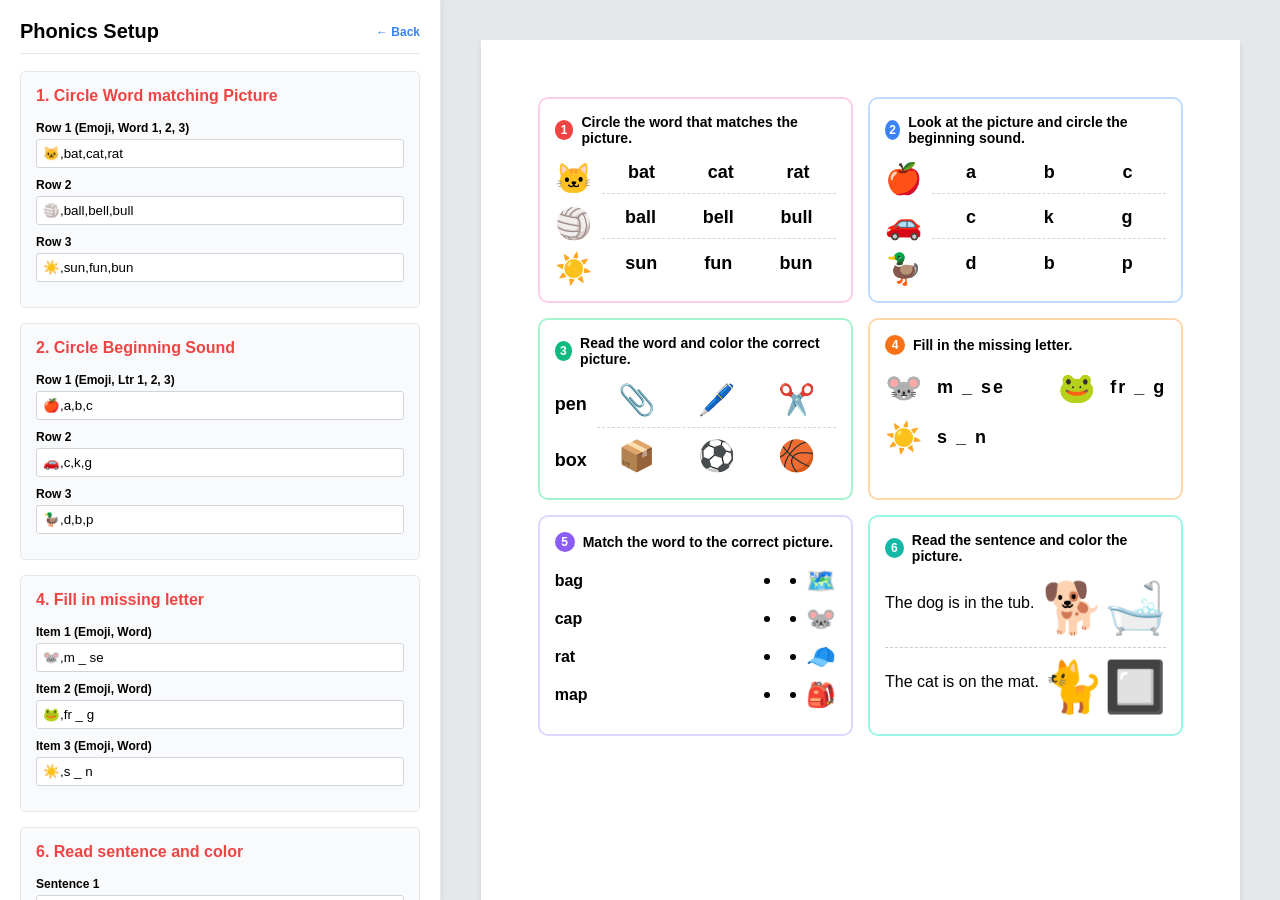
<file: phonics_creator.html>
<!DOCTYPE html>
<html lang="en">
<head>
  <meta charset="UTF-8">
  <meta name="viewport" content="width=device-width, initial-scale=1.0">
  <title>Phonics & Vocabulary Worksheet Creator</title>
  <style>
    body {
      margin: 0;
      padding: 0;
      background-color: #f3f4f6;
      font-family: 'Segoe UI', Tahoma, Geneva, Verdana, sans-serif;
    }
    .creator-container {
      display: flex;
      height: 100vh;
      overflow: hidden;
    }
    .sidebar {
      width: 400px;
      background: white;
      border-right: 1px solid #e5e7eb;
      padding: 20px;
      overflow-y: auto;
      box-shadow: 2px 0 5px rgba(0,0,0,0.05);
      z-index: 10;
    }
    .preview-area {
      flex: 1;
      overflow-y: auto;
      padding: 40px;
      display: flex;
      justify-content: center;
      background-color: #e5e7eb;
    }
    .a4-sheet {
      width: 210mm;
      min-height: 297mm;
      background: white;
      box-shadow: 0 4px 6px rgba(0,0,0,0.1);
      padding: 15mm;
      box-sizing: border-box;
      display: grid;
      grid-template-columns: 1fr 1fr;
      gap: 15px;
      grid-auto-rows: min-content;
    }
    
    .sidebar h2 { margin-top: 0; font-size: 20px; padding-bottom: 10px; border-bottom: 1px solid #e5e7eb; display: flex; justify-content: space-between; align-items: center; }
    .btn { background-color: #3b82f6; color: white; border: none; padding: 10px 15px; border-radius: 5px; cursor: pointer; font-weight: bold; width: 100%; margin-top: 10px; }
    .btn:hover { background-color: #2563eb; }
    .section-edit { border: 1px solid #e5e7eb; padding: 15px; margin-bottom: 15px; border-radius: 5px; background: #f9fafb; }
    .section-edit h3 { margin-top: 0; font-size: 16px; color: #ef4444; }
    .form-group { margin-bottom: 10px; }
    .form-group label { display: block; font-size: 12px; font-weight: bold; margin-bottom: 4px; }
    .form-group input, .form-group textarea { width: 100%; padding: 6px; border: 1px solid #d1d5db; border-radius: 3px; box-sizing: border-box; }
    
    /* Worksheet internal styles */
    .ws-box { border: 2px solid #e5e7eb; border-radius: 10px; padding: 15px; }
    .box-title { font-weight: bold; margin-bottom: 15px; font-size: 14px; display: flex; align-items: center; gap: 8px;}
    .box-num { background: #ef4444; color: white; width: 20px; height: 20px; display: inline-flex; justify-content: center; align-items: center; border-radius: 50%; font-size: 12px; }
    .box-title.blue .box-num { background: #3b82f6; }
    .box-title.green .box-num { background: #10b981; }
    .box-title.orange .box-num { background: #f97316; }
    .box-title.purple .box-num { background: #8b5cf6; }
    .box-title.teal .box-num { background: #14b8a6; }

    .border-pink { border-color: #fbcfe8; }
    .border-blue { border-color: #bfdbfe; }
    .border-green { border-color: #a7f3d0; }
    .border-orange { border-color: #fed7aa; }
    .border-purple { border-color: #ddd6fe; }
    .border-teal { border-color: #99f6e4; }

    .grid-table { display: grid; grid-template-columns: auto 1fr; gap: 10px; align-items: center; }
    .grid-table .img-col { font-size: 30px; text-align: center; }
    .grid-table .options-col { display: flex; justify-content: space-around; width: 100%; border-bottom: 1px dashed #d1d5db; padding-bottom: 10px; font-size: 18px; font-weight: bold;}
    .grid-table > div:last-child { border-bottom: none; }

    /* Section 4: Missing letter */
    .missing-row { display: flex; align-items: center; gap: 15px; margin-bottom: 15px;}
    .missing-row .img-col { font-size: 30px; }
    .missing-row .word-col { font-size: 18px; font-weight: bold; letter-spacing: 2px;}

    /* Section 5: Match */
    .match-row { display: flex; justify-content: space-between; align-items: center; margin-bottom: 10px;}
    .match-row span { font-weight: bold; }
    .match-row .emoji { font-size: 24px; }
    .dot { width: 6px; height: 6px; background: black; border-radius: 50%; margin: 0 10px; }

    /* Section 6: Sentence */
    .sentence-box { text-align: center; font-size: 16px; margin-bottom: 10px;}
    .sentence-box .keyword { color: #ef4444; font-weight: bold; }
    .sentence-img { font-size: 50px; text-align: center;}

    @media print {
      body * { visibility: hidden; }
      .preview-area, .preview-area * { visibility: visible; }
      .preview-area { position: absolute; left: 0; top: 0; padding: 0; background: transparent; }
      .a4-sheet { box-shadow: none; padding: 10mm; }
      .sidebar { display: none; }
    }
  </style>
</head>
<body>

  <div class="creator-container">
    <div class="sidebar">
      <h2>
        Phonics Setup
        <a href="index.html" style="font-size:12px; color:#3b82f6; text-decoration:none;">&larr; Back</a>
      </h2>
      
      <div class="section-edit">
        <h3>1. Circle Word matching Picture</h3>
        <div class="form-group"><label>Row 1 (Emoji, Word 1, 2, 3)</label><input type="text" id="s1r1" value="🐱,bat,cat,rat"></div>
        <div class="form-group"><label>Row 2</label><input type="text" id="s1r2" value="🏐,ball,bell,bull"></div>
        <div class="form-group"><label>Row 3</label><input type="text" id="s1r3" value="☀️,sun,fun,bun"></div>
      </div>

      <div class="section-edit">
        <h3>2. Circle Beginning Sound</h3>
        <div class="form-group"><label>Row 1 (Emoji, Ltr 1, 2, 3)</label><input type="text" id="s2r1" value="🍎,a,b,c"></div>
        <div class="form-group"><label>Row 2</label><input type="text" id="s2r2" value="🚗,c,k,g"></div>
        <div class="form-group"><label>Row 3</label><input type="text" id="s2r3" value="🦆,d,b,p"></div>
      </div>

      <div class="section-edit">
        <h3>4. Fill in missing letter</h3>
        <div class="form-group"><label>Item 1 (Emoji, Word)</label><input type="text" id="s4r1" value="🐭,m _ se"></div>
        <div class="form-group"><label>Item 2 (Emoji, Word)</label><input type="text" id="s4r2" value="🐸,fr _ g"></div>
        <div class="form-group"><label>Item 3 (Emoji, Word)</label><input type="text" id="s4r3" value="☀️,s _ n"></div>
      </div>

      <div class="section-edit">
        <h3>6. Read sentence and color</h3>
        <div class="form-group"><label>Sentence 1</label><input type="text" id="s6txt1" value="The dog is in the tub."></div>
        <div class="form-group"><label>Emoji 1</label><input type="text" id="s6img1" value="🐕🛁"></div>
      </div>

      <button class="btn" onclick="window.print()">Print / Save PDF</button>
      <button class="btn btn-secondary" onclick="updateView()" style="background:#10b981; margin-top:5px;">Refresh View</button>
    </div>

    <div class="preview-area">
      <div class="a4-sheet" id="print-area">
        
        <!-- Section 1 -->
        <div class="ws-box border-pink">
          <div class="box-title"><span class="box-num">1</span> Circle the word that matches the picture.</div>
          <div class="grid-table" id="out-s1">
            <!-- JS -->
          </div>
        </div>

        <!-- Section 2 -->
        <div class="ws-box border-blue">
          <div class="box-title blue"><span class="box-num">2</span> Look at the picture and circle the beginning sound.</div>
          <div class="grid-table" id="out-s2">
             <!-- JS -->
          </div>
        </div>

        <!-- Section 3 -->
        <div class="ws-box border-green">
          <div class="box-title green"><span class="box-num">3</span> Read the word and color the correct picture.</div>
          <div class="grid-table">
             <div class="img-col" style="font-size:18px; font-weight:bold; text-align:left;">pen</div>
             <div class="options-col" style="font-size:30px;"><span>📎</span><span>🖊️</span><span>✂️</span></div>
             <div class="img-col" style="font-size:18px; font-weight:bold; text-align:left;">box</div>
             <div class="options-col" style="font-size:30px;"><span>📦</span><span>⚽</span><span>🏀</span></div>
          </div>
        </div>

        <!-- Section 4 -->
        <div class="ws-box border-orange">
          <div class="box-title orange"><span class="box-num">4</span> Fill in the missing letter.</div>
          <div style="display: flex; justify-content: space-between;">
            <div id="out-s4-col1"></div>
            <div id="out-s4-col2"></div>
          </div>
        </div>

        <!-- Section 5 -->
        <div class="ws-box border-purple">
          <div class="box-title purple"><span class="box-num">5</span> Match the word to the correct picture.</div>
          <div class="match-row"><span>bag</span><div style="display:flex;flex:1"><div class="dot" style="margin-left:auto"></div><div class="dot"></div></div><span class="emoji">🗺️</span></div>
          <div class="match-row"><span>cap</span><div style="display:flex;flex:1"><div class="dot" style="margin-left:auto"></div><div class="dot"></div></div><span class="emoji">🐭</span></div>
          <div class="match-row"><span>rat</span><div style="display:flex;flex:1"><div class="dot" style="margin-left:auto"></div><div class="dot"></div></div><span class="emoji">🧢</span></div>
          <div class="match-row"><span>map</span><div style="display:flex;flex:1"><div class="dot" style="margin-left:auto"></div><div class="dot"></div></div><span class="emoji">🎒</span></div>
        </div>

        <!-- Section 6 -->
        <div class="ws-box border-teal">
          <div class="box-title teal"><span class="box-num">6</span> Read the sentence and color the picture.</div>
          <div style="border-bottom: 1px dashed #ccc; padding-bottom: 10px; margin-bottom: 10px; display: flex; justify-content: space-between; align-items: center;">
            <div class="sentence-box" id="out-s6txt1">The dog is in the tub.</div>
            <div class="sentence-img" id="out-s6img1">🐕🛁</div>
          </div>
          <div style="display: flex; justify-content: space-between; align-items: center;">
            <div class="sentence-box">The cat is on the mat.</div>
            <div class="sentence-img">🐈🔲</div>
          </div>
        </div>

      </div>
    </div>
  </div>

  <script>
    function updateView() {
      // S1
      let s1Html = '';
      ['s1r1', 's1r2', 's1r3'].forEach(id => {
        const parts = document.getElementById(id).value.split(',');
        if (parts.length >= 4) {
          s1Html += `<div class="img-col">${parts[0]}</div><div class="options-col"><span>${parts[1]}</span><span>${parts[2]}</span><span>${parts[3]}</span></div>`;
        }
      });
      document.getElementById('out-s1').innerHTML = s1Html;

      // S2
      let s2Html = '';
      ['s2r1', 's2r2', 's2r3'].forEach(id => {
        const parts = document.getElementById(id).value.split(',');
        if (parts.length >= 4) {
          s2Html += `<div class="img-col">${parts[0]}</div><div class="options-col"><span>${parts[1]}</span><span>${parts[2]}</span><span>${parts[3]}</span></div>`;
        }
      });
      document.getElementById('out-s2').innerHTML = s2Html;

      // S4
      const s4r1 = document.getElementById('s4r1').value.split(',');
      const s4r2 = document.getElementById('s4r2').value.split(',');
      const s4r3 = document.getElementById('s4r3').value.split(',');

      if(s4r1.length >= 2) document.getElementById('out-s4-col1').innerHTML = `<div class="missing-row"><div class="img-col">${s4r1[0]}</div><div class="word-col">${s4r1[1]}</div></div>`;
      if(s4r2.length >= 2) document.getElementById('out-s4-col2').innerHTML = `<div class="missing-row"><div class="img-col">${s4r2[0]}</div><div class="word-col">${s4r2[1]}</div></div>`;
      if(s4r3.length >= 2) document.getElementById('out-s4-col1').innerHTML += `<div class="missing-row"><div class="img-col">${s4r3[0]}</div><div class="word-col">${s4r3[1]}</div></div>`;

      // S6
      let s6t1 = document.getElementById('s6txt1').value;
      // Highlight "dog" and "tub" or basic keyword styling? User can use simple text.
      document.getElementById('out-s6txt1').innerHTML = s6t1;
      document.getElementById('out-s6img1').innerHTML = document.getElementById('s6img1').value;
    }

    // Attach listeners
    document.querySelectorAll('input').forEach(el => el.addEventListener('input', updateView));

    // Init
    updateView();
  </script>
</body>
</html>
</file>
<file: style.css>
/* Import Google Fonts */
@import url('https://fonts.googleapis.com/css2?family=Inter:wght@300;400;500;600;700&family=Noto+Serif+Tamil:wght@400;700&family=Outfit:wght@300;400;500;600;700;800&display=swap');

/* Color Variables & Themes */
:root {
  --primary-gradient: linear-gradient(135deg, #6366f1 0%, #4f46e5 100%);
  --secondary-gradient: linear-gradient(135deg, #ec4899 0%, #be185d 100%);
  --accent-gradient: linear-gradient(135deg, #3b82f6 0%, #1d4ed8 100%);
  
  --bg-main: #f8fafc;
  --bg-card: #ffffff;
  --bg-sidebar: #f1f5f9;
  --border-color: #e2e8f0;
  
  --text-main: #0f172a;
  --text-muted: #64748b;
  --text-white: #ffffff;
  
  --shadow-sm: 0 1px 2px 0 rgba(0, 0, 0, 0.05);
  --shadow-md: 0 4px 6px -1px rgba(0, 0, 0, 0.1), 0 2px 4px -2px rgba(0, 0, 0, 0.1);
  --shadow-lg: 0 10px 15px -3px rgba(0, 0, 0, 0.1), 0 4px 6px -4px rgba(0, 0, 0, 0.1);
  --shadow-premium: 0 20px 25px -5px rgba(99, 102, 241, 0.1), 0 8px 10px -6px rgba(99, 102, 241, 0.1);
  
  --radius-sm: 8px;
  --radius-md: 12px;
  --radius-lg: 16px;
  --radius-xl: 24px;
}

/* Global Reset */
* {
  box-sizing: border-box;
  margin: 0;
  padding: 0;
}

body {
  font-family: 'Inter', sans-serif;
  background-color: var(--bg-main);
  color: var(--text-main);
  line-height: 1.5;
  overflow-x: hidden;
}

h1, h2, h3, h4, h5, h6 {
  font-family: 'Outfit', sans-serif;
  font-weight: 700;
}

/* App Container Layout */
.app-container {
  display: flex;
  flex-direction: column;
  min-height: 100vh;
}

/* Navbar */
.navbar {
  display: flex;
  justify-content: space-between;
  align-items: center;
  padding: 1rem 2rem;
  background-color: var(--bg-card);
  border-bottom: 1px solid var(--border-color);
  box-shadow: var(--shadow-sm);
  position: sticky;
  top: 0;
  z-index: 100;
}

.logo-container {
  display: flex;
  align-items: center;
  gap: 0.75rem;
}

.logo-icon {
  width: 40px;
  height: 40px;
  background: var(--primary-gradient);
  border-radius: var(--radius-md);
  display: flex;
  justify-content: center;
  align-items: center;
  color: white;
  font-weight: 800;
  font-size: 1.5rem;
  font-family: 'Outfit', sans-serif;
  box-shadow: 0 4px 10px rgba(99, 102, 241, 0.3);
}

.logo-text h1 {
  font-size: 1.25rem;
  color: var(--text-main);
  font-weight: 800;
}

.logo-text p {
  font-size: 0.75rem;
  color: var(--text-muted);
  font-weight: 500;
}

.nav-actions {
  display: flex;
  gap: 1rem;
}

/* Buttons */
.btn {
  display: inline-flex;
  align-items: center;
  justify-content: center;
  gap: 0.5rem;
  padding: 0.625rem 1.25rem;
  border-radius: var(--radius-md);
  font-weight: 600;
  font-size: 0.875rem;
  cursor: pointer;
  transition: all 0.2s ease;
  border: 1px solid transparent;
}

.btn-primary {
  background: var(--primary-gradient);
  color: var(--text-white);
  box-shadow: 0 4px 12px rgba(99, 102, 241, 0.2);
}

.btn-primary:hover {
  transform: translateY(-1px);
  box-shadow: 0 6px 16px rgba(99, 102, 241, 0.3);
}

.btn-secondary {
  background-color: var(--bg-card);
  color: var(--text-main);
  border-color: var(--border-color);
}

.btn-secondary:hover {
  background-color: var(--bg-sidebar);
}

.btn-danger {
  background: var(--secondary-gradient);
  color: var(--text-white);
  box-shadow: 0 4px 12px rgba(236, 72, 153, 0.2);
}

.btn-danger:hover {
  transform: translateY(-1px);
  box-shadow: 0 6px 16px rgba(236, 72, 153, 0.3);
}

.btn-accent {
  background: var(--accent-gradient);
  color: var(--text-white);
  box-shadow: 0 4px 12px rgba(59, 130, 246, 0.2);
}

.btn-accent:hover {
  transform: translateY(-1px);
  box-shadow: 0 6px 16px rgba(59, 130, 246, 0.3);
}

.btn-icon-only {
  width: 38px;
  height: 38px;
  padding: 0;
  border-radius: 50%;
}

/* Dashboard View */
.dashboard-view {
  flex: 1;
  padding: 2.5rem 2rem;
  max-width: 1400px;
  margin: 0 auto;
  width: 100%;
}

.welcome-banner {
  background: linear-gradient(135deg, #1e1b4b 0%, #312e81 100%);
  border-radius: var(--radius-lg);
  padding: 2.5rem;
  color: white;
  position: relative;
  overflow: hidden;
  margin-bottom: 2.5rem;
  box-shadow: var(--shadow-lg);
}

.welcome-banner::before {
  content: '';
  position: absolute;
  top: -20%;
  right: -10%;
  width: 300px;
  height: 300px;
  border-radius: 50%;
  background: radial-gradient(circle, rgba(99, 102, 241, 0.15) 0%, rgba(0,0,0,0) 70%);
}

.welcome-banner h2 {
  font-size: 2.25rem;
  margin-bottom: 0.5rem;
  font-weight: 800;
}

.welcome-banner p {
  color: #c7d2fe;
  font-size: 1.125rem;
  max-width: 600px;
  margin-bottom: 1.5rem;
}

.section-header {
  display: flex;
  justify-content: space-between;
  align-items: center;
  margin-bottom: 1.5rem;
}

.section-header h3 {
  font-size: 1.5rem;
  color: var(--text-main);
  position: relative;
}

.section-header h3::after {
  content: '';
  position: absolute;
  bottom: -4px;
  left: 0;
  width: 40px;
  height: 3px;
  background: var(--primary-gradient);
  border-radius: 2px;
}

.worksheets-grid {
  display: grid;
  grid-template-columns: repeat(auto-fill, minmax(300px, 1fr));
  gap: 1.5rem;
}

.empty-state {
  grid-column: 1 / -1;
  text-align: center;
  padding: 4rem 2rem;
  background-color: var(--bg-card);
  border-radius: var(--radius-lg);
  border: 2px dashed var(--border-color);
  display: flex;
  flex-direction: column;
  align-items: center;
  justify-content: center;
  gap: 1rem;
}

.empty-state svg {
  width: 64px;
  height: 64px;
  color: var(--text-muted);
}

.empty-state h4 {
  font-size: 1.25rem;
  color: var(--text-main);
}

.empty-state p {
  color: var(--text-muted);
  max-width: 400px;
  margin-bottom: 1rem;
}

/* Worksheet Card */
.worksheet-card {
  background-color: var(--bg-card);
  border-radius: var(--radius-lg);
  border: 1px solid var(--border-color);
  overflow: hidden;
  box-shadow: var(--shadow-sm);
  transition: all 0.3s ease;
  display: flex;
  flex-direction: column;
}

.worksheet-card:hover {
  transform: translateY(-5px);
  box-shadow: var(--shadow-premium);
  border-color: #c7d2fe;
}

.worksheet-card-preview {
  height: 160px;
  background-color: #f8fafc;
  display: grid;
  grid-template-columns: repeat(2, 1fr);
  grid-template-rows: repeat(2, 1fr);
  gap: 4px;
  padding: 8px;
  border-bottom: 1px solid var(--border-color);
}

.card-preview-quad {
  background-color: white;
  border: 1px solid #e2e8f0;
  border-radius: var(--radius-sm);
  display: flex;
  justify-content: center;
  align-items: center;
  font-size: 1.25rem;
  font-weight: bold;
  color: #4f46e5;
  position: relative;
}

.card-preview-quad-dot {
  position: absolute;
  width: 4px;
  height: 4px;
  background-color: #cbd5e1;
  border-radius: 50%;
}

.worksheet-card-body {
  padding: 1.25rem;
  flex: 1;
  display: flex;
  flex-direction: column;
  justify-content: space-between;
}

.worksheet-card-title {
  font-size: 1.125rem;
  color: var(--text-main);
  margin-bottom: 0.25rem;
  font-weight: 700;
  white-space: nowrap;
  overflow: hidden;
  text-overflow: ellipsis;
}

.worksheet-card-meta {
  font-size: 0.75rem;
  color: var(--text-muted);
  margin-bottom: 1.25rem;
}

.worksheet-card-actions {
  display: flex;
  gap: 0.75rem;
}

.worksheet-card-actions .btn {
  flex: 1;
  padding: 0.65rem;
  font-size: 0.95rem;
  font-weight: 600;
  display: flex;
  align-items: center;
  justify-content: center;
  gap: 0.4rem;
  border-radius: var(--radius-md);
  transition: all 0.3s ease;
}

.worksheet-card-actions .btn-primary {
  background: var(--primary-gradient);
  color: white;
  border: none;
}

.worksheet-card-actions .btn-primary:hover {
  transform: scale(1.05);
  box-shadow: 0 4px 12px rgba(99, 102, 241, 0.4);
}

.worksheet-card-actions .btn-danger {
  background-color: #fee2e2;
  color: #dc2626;
  border: 1px solid #fecaca;
}

.worksheet-card-actions .btn-danger:hover {
  background-color: #fecaca;
  transform: scale(1.05);
}

/* Editor View Layout */
.editor-view {
  display: none; /* Controlled by JS toggle */
  flex: 1;
  grid-template-columns: 420px 1fr;
  min-height: 0;
  overflow: hidden;
}

.editor-view.active {
  display: grid;
}

/* Constrain the app to the viewport while editing so the sidebar and
   workspace each scroll on their own instead of scrolling the whole page */
body.editor-mode {
  height: 100vh;
  overflow: hidden;
}

body.editor-mode .app-container {
  height: 100vh;
  overflow: hidden;
}

/* Left Sidebar - Controls */
.editor-sidebar {
  background-color: var(--bg-card);
  border-right: 1px solid var(--border-color);
  padding: 1.5rem;
  overflow-y: auto;
  min-height: 0;
  display: flex;
  flex-direction: column;
  gap: 1.5rem;
}

.sidebar-section {
  background-color: var(--bg-main);
  border-radius: var(--radius-md);
  padding: 1.25rem;
  border: 1px solid var(--border-color);
}

.sidebar-section-title {
  font-size: 0.875rem;
  font-weight: 700;
  color: var(--text-main);
  text-transform: uppercase;
  letter-spacing: 0.05em;
  margin-bottom: 1rem;
  display: flex;
  align-items: center;
  gap: 0.5rem;
}

.form-group {
  margin-bottom: 1rem;
}

.form-group:last-child {
  margin-bottom: 0;
}

.form-group label {
  display: block;
  font-size: 0.875rem;
  font-weight: 600;
  color: var(--text-main);
  margin-bottom: 0.375rem;
}

.form-control {
  width: 100%;
  padding: 0.625rem 0.875rem;
  border-radius: var(--radius-md);
  border: 1px solid var(--border-color);
  font-family: inherit;
  font-size: 0.875rem;
  background-color: var(--bg-card);
  color: var(--text-main);
  transition: all 0.2s ease;
}

.form-control:focus {
  outline: none;
  border-color: #6366f1;
  box-shadow: 0 0 0 3px rgba(99, 102, 241, 0.15);
}

.layout-picker {
  display: grid;
  grid-template-columns: repeat(3, 1fr);
  gap: 0.5rem;
}

.layout-option {
  border: 1px solid var(--border-color);
  border-radius: var(--radius-md);
  padding: 0.75rem 0.5rem;
  text-align: center;
  cursor: pointer;
  background-color: var(--bg-card);
  transition: all 0.2s ease;
  display: flex;
  flex-direction: column;
  align-items: center;
  gap: 0.5rem;
}

.layout-option:hover {
  border-color: #a5b4fc;
  background-color: #f8fafc;
}

.layout-option.active {
  border-color: #6366f1;
  background-color: #e0e7ff;
  color: #4f46e5;
  font-weight: 600;
}

.layout-icon-grid {
  display: grid;
  gap: 2px;
  width: 24px;
  height: 24px;
}

.layout-option[data-layout="1"] .layout-icon-grid {
  grid-template-columns: 1fr;
}
.layout-option[data-layout="2"] .layout-icon-grid {
  grid-template-columns: repeat(2, 1fr);
}
.layout-option[data-layout="4"] .layout-icon-grid {
  grid-template-columns: repeat(2, 1fr);
  grid-template-rows: repeat(2, 1fr);
}

.layout-icon-block {
  background-color: currentColor;
  opacity: 0.3;
  border-radius: 2px;
}

.layout-option.active .layout-icon-block {
  opacity: 0.8;
}

/* Quadrant Editing Tabs */
.quadrant-tabs {
  display: flex;
  gap: 0.25rem;
  background-color: var(--bg-sidebar);
  padding: 0.25rem;
  border-radius: var(--radius-md);
  margin-bottom: 1rem;
}

.quadrant-tab {
  flex: 1;
  text-align: center;
  padding: 0.5rem;
  font-size: 0.75rem;
  font-weight: 700;
  border-radius: var(--radius-sm);
  cursor: pointer;
  transition: all 0.2s ease;
  color: var(--text-muted);
}

.quadrant-tab.active {
  background-color: var(--bg-card);
  color: #4f46e5;
  box-shadow: var(--shadow-sm);
}

.range-slider-container {
  display: flex;
  align-items: center;
  gap: 1rem;
}

.range-slider-container input[type="range"] {
  flex: 1;
}

.slider-val {
  font-weight: 700;
  color: #4f46e5;
  background-color: #e0e7ff;
  padding: 0.25rem 0.5rem;
  border-radius: var(--radius-sm);
  font-size: 0.75rem;
  min-width: 24px;
  text-align: center;
}

/* Image Slot Thumbnails inside Sidebar */
.slots-grid {
  display: grid;
  grid-template-columns: repeat(4, 1fr);
  gap: 0.5rem;
  margin-top: 0.5rem;
}

.slot-thumbnail {
  aspect-ratio: 1;
  border: 1px solid var(--border-color);
  border-radius: var(--radius-md);
  background-color: var(--bg-card);
  cursor: pointer;
  overflow: hidden;
  position: relative;
  display: flex;
  justify-content: center;
  align-items: center;
  transition: all 0.2s ease;
}

.slot-thumbnail:hover {
  border-color: #6366f1;
  transform: scale(1.05);
}

.slot-thumbnail.active {
  border-color: #4f46e5;
  box-shadow: 0 0 0 2px rgba(79, 70, 229, 0.2);
}

.slot-thumbnail img {
  width: 85%;
  height: 85%;
  object-fit: contain;
}

.slot-thumbnail-num {
  position: absolute;
  bottom: 2px;
  right: 2px;
  font-size: 0.625rem;
  background-color: rgba(15, 23, 42, 0.6);
  color: white;
  padding: 1px 4px;
  border-radius: 4px;
  font-weight: bold;
}

/* Right Content Area - Workspace Preview */
.editor-workspace {
  background-color: #e2e8f0;
  overflow: auto;
  min-height: 0;
  display: flex;
  justify-content: center;
  align-items: flex-start;
  padding: 2.5rem;
}

/* A4 Page Layout */
.worksheet-a4-page {
  width: 210mm;
  min-height: 297mm;
  background-color: #ffffff;
  box-shadow: var(--shadow-lg), 0 0 0 1px rgba(0, 0, 0, 0.05);
  padding: 15mm;
  display: flex;
  flex-direction: column;
  font-family: 'Noto Serif Tamil', serif;
  box-sizing: border-box;
  position: relative;
}

/* Header style inside A4 page */
.worksheet-header {
  border-bottom: 2px solid #000;
  padding-bottom: 10px;
  margin-bottom: 20px;
  text-align: center;
}

.worksheet-header h1 {
  font-size: 24px;
  font-weight: 700;
  color: #000;
  margin-bottom: 5px;
  font-family: 'Noto Serif Tamil', serif;
}

.worksheet-header p {
  font-size: 14px;
  color: #334155;
  font-family: 'Inter', sans-serif;
}

/* Grid within A4 page */
.worksheet-preview-grid {
  flex: 1;
  display: grid;
  gap: 15px;
}

.worksheet-preview-grid[data-layout="1"] {
  grid-template-columns: 1fr;
  grid-template-rows: 1fr;
}

.worksheet-preview-grid[data-layout="2"] {
  grid-template-columns: 1fr;
  grid-template-rows: 1fr 1fr;
}

.worksheet-preview-grid[data-layout="4"] {
  grid-template-columns: 1fr 1fr;
  grid-template-rows: 1fr 1fr;
}

/* Quadrant Container */
.worksheet-quadrant {
  border: 2px solid #0f172a;
  border-radius: var(--radius-md);
  position: relative;
  display: flex;
  justify-content: center;
  align-items: center;
  background-color: white;
  min-height: 200px;
}

/* Quadrant Center text */
.quadrant-center-char {
  position: absolute;
  top: 50%;
  left: 50%;
  transform: translate(-50%, -50%);
  font-size: 54px;
  font-weight: 700;
  color: #000;
  font-family: 'Noto Serif Tamil', serif;
  user-select: none;
  z-index: 10;
  background-color: white;
  width: 80px;
  height: 80px;
  border-radius: 50%;
  display: flex;
  justify-content: center;
  align-items: center;
}

/* Circle Layout Parent wrapper inside quadrant */
.circular-items-container {
  position: absolute;
  width: 90%;
  height: 90%;
  max-width: 320px;
  max-height: 320px;
  top: 50%;
  left: 50%;
  transform: translate(-50%, -50%);
}

/* Surrounding items inside circular coordinate layout */
.circle-slot-item {
  position: absolute;
  width: 64px;
  height: 64px;
  left: var(--x);
  top: var(--y);
  transform: translate(-50%, -50%);
  border: 1px dashed #cbd5e1;
  border-radius: 50%;
  display: flex;
  justify-content: center;
  align-items: center;
  background-color: white;
  cursor: pointer;
  transition: all 0.2s ease;
  overflow: hidden;
}

/* Highlight circle slots during editing */
.circle-slot-item:hover {
  border-color: #4f46e5;
  transform: translate(-50%, -50%) scale(1.1);
  box-shadow: var(--shadow-md);
}

.circle-slot-item.active {
  border-color: #6366f1;
  border-style: solid;
  border-width: 2px;
  box-shadow: 0 0 0 3px rgba(99, 102, 241, 0.2);
}

.circle-slot-item img {
  width: 85%;
  height: 85%;
  object-fit: contain;
  pointer-events: none;
}

.circle-slot-placeholder {
  display: flex;
  flex-direction: column;
  align-items: center;
  justify-content: center;
  color: #94a3b8;
  font-size: 1.5rem;
}

.circle-slot-placeholder-icon {
  font-size: 1rem;
  font-weight: bold;
}

/* Footer / watermark on page */
.worksheet-footer {
  text-align: right;
  font-size: 10px;
  color: #94a3b8;
  margin-top: 15px;
  font-family: 'Inter', sans-serif;
}

/* Modal dialogs */
.modal-overlay {
  position: fixed;
  top: 0;
  left: 0;
  right: 0;
  bottom: 0;
  background-color: rgba(15, 23, 42, 0.65);
  backdrop-filter: blur(4px);
  display: flex;
  justify-content: center;
  align-items: center;
  z-index: 1000;
  opacity: 0;
  pointer-events: none;
  transition: opacity 0.3s ease;
}

.modal-overlay.active {
  opacity: 1;
  pointer-events: auto;
}

.modal-content {
  background-color: var(--bg-card);
  border-radius: var(--radius-xl);
  width: 90%;
  max-width: 600px;
  max-height: 85vh;
  box-shadow: var(--shadow-lg);
  display: flex;
  flex-direction: column;
  transform: scale(0.9);
  transition: transform 0.3s cubic-bezier(0.34, 1.56, 0.64, 1);
  border: 1px solid var(--border-color);
  overflow: hidden;
}

.modal-overlay.active .modal-content {
  transform: scale(1);
}

.modal-header {
  padding: 1.5rem;
  border-bottom: 1px solid var(--border-color);
  display: flex;
  justify-content: space-between;
  align-items: center;
}

.modal-title {
  font-size: 1.25rem;
  color: var(--text-main);
  font-weight: 700;
}

.modal-close {
  background: none;
  border: none;
  font-size: 1.5rem;
  cursor: pointer;
  color: var(--text-muted);
  display: flex;
  justify-content: center;
  align-items: center;
  width: 32px;
  height: 32px;
  border-radius: 50%;
  transition: background-color 0.2s;
}

.modal-close:hover {
  background-color: var(--bg-sidebar);
}

.modal-body {
  padding: 1.5rem;
  overflow-y: auto;
  flex: 1;
  display: flex;
  flex-direction: column;
  gap: 1.5rem;
}

.modal-footer {
  padding: 1.25rem 1.5rem;
  border-top: 1px solid var(--border-color);
  display: flex;
  justify-content: flex-end;
  gap: 0.75rem;
  background-color: var(--bg-main);
}

/* Image Selection library UI */
.image-selector-tabs {
  display: flex;
  gap: 0.5rem;
  border-bottom: 2px solid var(--border-color);
  padding-bottom: 0.5rem;
}

.image-tab {
  padding: 0.5rem 1rem;
  cursor: pointer;
  font-weight: 600;
  font-size: 0.875rem;
  color: var(--text-muted);
  border-radius: var(--radius-md);
  transition: all 0.2s;
}

.image-tab:hover {
  color: var(--text-main);
  background-color: var(--bg-sidebar);
}

.image-tab.active {
  color: #4f46e5;
  background-color: #e0e7ff;
}

.tab-pane {
  display: none;
}

.tab-pane.active {
  display: block;
}

/* Upload zone */
.upload-zone {
  border: 2px dashed #a5b4fc;
  border-radius: var(--radius-lg);
  padding: 2.5rem 1.5rem;
  text-align: center;
  cursor: pointer;
  background-color: #f8fafc;
  transition: all 0.2s ease;
  display: flex;
  flex-direction: column;
  align-items: center;
  gap: 0.75rem;
}

.upload-zone:hover {
  background-color: #f0fdf4;
  border-color: #4f46e5;
}

.upload-zone svg {
  width: 48px;
  height: 48px;
  color: #6366f1;
}

.upload-zone p {
  font-size: 0.875rem;
  color: var(--text-muted);
}

.upload-zone span {
  font-weight: 700;
  color: #4f46e5;
}

/* Built-in icons grid */
.library-grid {
  display: grid;
  grid-template-columns: repeat(5, 1fr);
  gap: 0.75rem;
  max-height: 250px;
  overflow-y: auto;
  padding: 0.25rem;
}

.library-item {
  aspect-ratio: 1;
  border: 1px solid var(--border-color);
  border-radius: var(--radius-md);
  padding: 0.5rem;
  display: flex;
  flex-direction: column;
  justify-content: center;
  align-items: center;
  cursor: pointer;
  background-color: white;
  transition: all 0.2s;
}

.library-item:hover {
  border-color: #4f46e5;
  background-color: #f5f3ff;
  transform: scale(1.05);
}

.library-item svg, .library-item img {
  width: 75%;
  height: 75%;
  object-fit: contain;
}

.library-item span {
  font-size: 0.625rem;
  color: var(--text-muted);
  margin-top: 4px;
  text-align: center;
  white-space: nowrap;
  overflow: hidden;
  text-overflow: ellipsis;
  width: 100%;
}

/* Print Overrides / PDF Layout Settings */
@page {
  size: A4;
  margin: 0;
}

@media print {
  body {
    background-color: white;
  }
  
  .navbar, .editor-sidebar, .modal-overlay, .nav-actions {
    display: none !important;
  }
  
  .editor-view {
    display: block !important;
    height: auto !important;
    overflow: visible !important;
  }
  
  .editor-workspace {
    padding: 0 !important;
    background-color: white !important;
    overflow: visible !important;
  }
  
  .worksheet-a4-page {
    box-shadow: none !important;
    padding: 15mm !important;
    width: 210mm !important;
    height: auto !important;
    min-height: 297mm !important;
    page-break-after: always;
    -webkit-print-color-adjust: exact;
    print-color-adjust: exact;
  }
  
  .circle-slot-item {
    border-style: none !important; /* Don't print dotted borders in final PDF */
  }
}

/* Custom Animations */
@keyframes pulseGlow {
  0% { box-shadow: 0 0 0 0 rgba(99, 102, 241, 0.4); }
  70% { box-shadow: 0 0 0 6px rgba(99, 102, 241, 0); }
  100% { box-shadow: 0 0 0 0 rgba(99, 102, 241, 0); }
}

.circle-slot-item.active {
  animation: pulseGlow 1.5s infinite;
}

/* Multi-Page Workspace Preview Styles */
.worksheet-a4-page {
  margin-bottom: 2.5rem;
  position: relative;
}

.worksheet-page-number {
  position: absolute;
  bottom: 15mm;
  left: 15mm;
  font-size: 10px;
  color: #94a3b8;
  font-family: 'Inter', sans-serif;
}

/* Add Page dashed preview slot at the bottom */
.add-page-placeholder {
  width: 210mm;
  height: 120px;
  border: 3px dashed #cbd5e1;
  border-radius: var(--radius-lg);
  display: flex;
  justify-content: center;
  align-items: center;
  color: #64748b;
  cursor: pointer;
  background-color: rgba(255, 255, 255, 0.6);
  transition: all 0.2s ease;
  margin-bottom: 3rem;
  font-weight: 700;
  font-size: 1.125rem;
  gap: 0.5rem;
  box-shadow: var(--shadow-sm);
}

.add-page-placeholder:hover {
  border-color: #6366f1;
  color: #4f46e5;
  background-color: #ffffff;
  transform: translateY(-2px);
  box-shadow: var(--shadow-md);
}

.add-page-placeholder svg {
  transition: transform 0.2s;
}

.add-page-placeholder:hover svg {
  transform: rotate(90deg);
}

/* Sidebar Pages List Styling */
.page-list {
  display: flex;
  flex-direction: column;
  gap: 0.5rem;
  margin-bottom: 1rem;
}

.page-list-item {
  display: flex;
  align-items: center;
  justify-content: space-between;
  padding: 0.625rem 0.875rem;
  background-color: var(--bg-card);
  border: 1px solid var(--border-color);
  border-radius: var(--radius-md);
  cursor: pointer;
  transition: all 0.2s ease;
}

.page-list-item:hover {
  border-color: #cbd5e1;
  background-color: var(--bg-sidebar);
}

.page-list-item.active {
  border-color: #6366f1;
  background-color: #e0e7ff;
  color: #4f46e5;
  font-weight: 600;
}

.page-list-item-title {
  display: flex;
  align-items: center;
  gap: 0.5rem;
  font-size: 0.875rem;
}

.page-list-item-badge {
  width: 22px;
  height: 22px;
  background-color: var(--bg-sidebar);
  border-radius: 50%;
  display: flex;
  justify-content: center;
  align-items: center;
  font-size: 0.675rem;
  font-weight: bold;
  color: var(--text-muted);
}

.page-list-item.active .page-list-item-badge {
  background-color: #6366f1;
  color: white;
}

.page-list-item-actions {
  display: flex;
  gap: 0.25rem;
  align-items: center;
}

.page-action-btn {
  width: 24px;
  height: 24px;
  display: flex;
  justify-content: center;
  align-items: center;
  border-radius: 4px;
  border: none;
  background: transparent;
  cursor: pointer;
  color: var(--text-muted);
  transition: all 0.15s;
  padding: 0;
}

.page-action-btn:hover {
  background-color: #e2e8f0;
  color: var(--text-main);
}

.page-action-btn.delete-page-btn:hover {
  background-color: #fee2e2;
  color: #ef4444;
}

/* Print margins & placeholder hiding */
@media print {
  .worksheet-a4-page {
    margin-bottom: 0 !important;
    box-shadow: none !important;
    padding: 15mm !important;
    width: 210mm !important;
    height: auto !important;
    min-height: 297mm !important;
    page-break-after: always;
    -webkit-print-color-adjust: exact;
    print-color-adjust: exact;
  }
  
  .add-page-placeholder {
    display: none !important;
  }
}

/* Item Selector Grid in Sidebar */
.item-selector-grid {
  display: grid;
  grid-template-columns: repeat(5, 1fr);
  gap: 0.375rem;
  margin-top: 0.5rem;
}

.item-selector-btn {
  background-color: var(--bg-card);
  border: 1px solid var(--border-color);
  border-radius: var(--radius-sm);
  padding: 0.5rem 0.25rem;
  font-size: 0.75rem;
  font-weight: 700;
  color: var(--text-muted);
  cursor: pointer;
  text-align: center;
  transition: all 0.2s;
}

.item-selector-btn:hover {
  background-color: var(--bg-sidebar);
  border-color: #a5b4fc;
  color: var(--text-main);
}

.item-selector-btn.active {
  background-color: #e0e7ff;
  border-color: #6366f1;
  color: #4f46e5;
}

/* FB Slot Container */
.fb-slot-container {
  display: flex;
  justify-content: center;
  align-items: center;
}

.fb-slot-container .slot-thumbnail {
  width: 90px;
  height: 90px;
}

/* Fill-in-the-Blanks A4 Grid and Cell Layout */
.worksheet-preview-grid.fill-blanks-grid {
  display: grid;
  gap: 0;
  background-color: #fff;
  border: 2px solid #000;
  border-radius: 4px;
  overflow: hidden;
  height: 100%;
}

.worksheet-fb-cell {
  background-color: #fff;
  display: flex;
  align-items: center;
  padding: 8px 12px;
  position: relative;
  cursor: pointer;
  transition: background-color 0.2s;
  height: 100%;
  box-sizing: border-box;
  overflow: hidden;
  border-right: 2px solid #000;
  border-bottom: 2px solid #000;
}

.fill-blanks-grid.fb-cols-2 .worksheet-fb-cell:nth-child(2n) {
  border-right: none;
}

.fill-blanks-grid.fb-cols-2 .worksheet-fb-cell:nth-last-child(-n+2) {
  border-bottom: none;
}

.fill-blanks-grid.fb-cols-3 .worksheet-fb-cell:nth-child(3n) {
  border-right: none;
}

.fill-blanks-grid.fb-cols-3 .worksheet-fb-cell:nth-last-child(-n+3) {
  border-bottom: none;
}

.worksheet-fb-cell:hover {
  background-color: #f8fafc;
}

/* Highlight cell in editor */
.worksheet-fb-cell.active-cell {
  outline: 3px solid #6366f1;
  outline-offset: -3px;
  z-index: 5;
}

.worksheet-fb-cell-img {
  width: 35%;
  height: 100%;
  display: flex;
  justify-content: center;
  align-items: center;
  flex-shrink: 1;
  min-width: 0;
}

.worksheet-fb-cell-img svg, .worksheet-fb-cell-img img {
  max-width: 100%;
  max-height: 100%;
  object-fit: contain;
}

.worksheet-fb-cell-word {
  width: 65%;
  padding-left: 8px;
  display: flex;
  justify-content: center;
  align-items: center;
  font-family: 'Noto Serif Tamil', 'Outfit', serif;
  font-size: 20px;
  font-weight: 700;
  color: #000;
  text-align: center;
  letter-spacing: 2px;
  user-select: none;
  white-space: nowrap;
  flex-shrink: 0;
}

/* Print Specific Rules for Fill in the Blanks */
@media print {
  .worksheet-preview-grid.fill-blanks-grid {
    background-color: #fff !important;
    border: 2px solid #000 !important;
    -webkit-print-color-adjust: exact;
    print-color-adjust: exact;
  }
  .worksheet-fb-cell {
    background-color: #fff !important;
    border-right: 2px solid #000 !important;
    border-bottom: 2px solid #000 !important;
    -webkit-print-color-adjust: exact;
    print-color-adjust: exact;
  }
}
</file>
